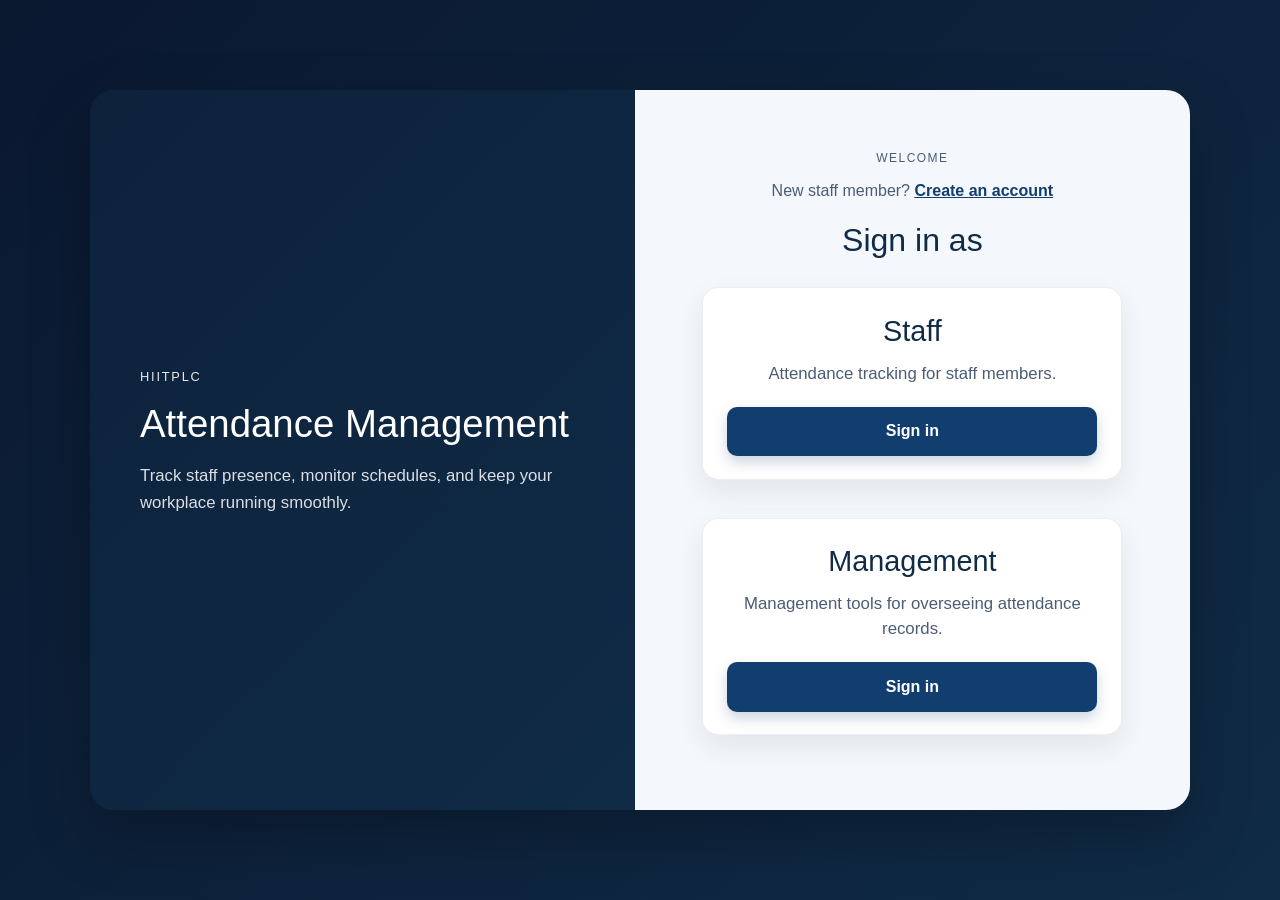
<file: index.html>
<!DOCTYPE html>
<html lang="en">
<head>
    <meta charset="UTF-8">
    <meta name="viewport" content="width=device-width, initial-scale=1.0">
    <title>Attendance Tracker</title>
    <link href="https://cdn.jsdelivr.net/npm/bootstrap@5.3.8/dist/css/bootstrap.min.css" rel="stylesheet" integrity="sha384-sRIl4kxILFvY47J16cr9ZwB07vP4J8+LH7qKQnuqkuIAvNWLzeN8tE5YBujZqJLB" crossorigin="anonymous">
    <link rel="stylesheet" href="style.css">
</head>
<body>
    <div class="split-layout">
        <aside class="image-panel">
            <div class="image-overlay"></div>
            <div class="image-content">
                <span class="eyebrow">HiiTPLC</span>
                <h1>Attendance Management</h1>
                <p>Track staff presence, monitor schedules, and keep your workplace running smoothly.</p>
            </div>
        </aside>

        <main class="content-panel">
            <div class="login-box">
                <p class="top-label">Welcome</p>
                <p class="signup-prompt">New staff member? <a href="signup.html">Create an account</a></p>
                <h2>Sign in as</h2>

                <section class="login-option">
                    <div class="card mb-3 mx-auto border-rounded">
                        <div class="card-body">
                            <h5 class="card-title">Staff</h5>
                            <p class="card-text">Attendance tracking for staff members.</p>
                            <a href="staff.html" class="btn btn-primary">Sign in</a>
                        </div>
                    </div>

                    <div class="card mb-3 mx-auto border-rounded">
                        <div class="card-body">
                            <h5 class="card-title">Management</h5>
                            <p class="card-text">Management tools for overseeing attendance records.</p>
                            <a href="management.html" class="btn btn-primary">Sign in</a>
                        </div>
                    </div>
                </section>
            </div>
        </main>
    </div>
    <script src="app.js"></script>
</body>
</html>
</file>
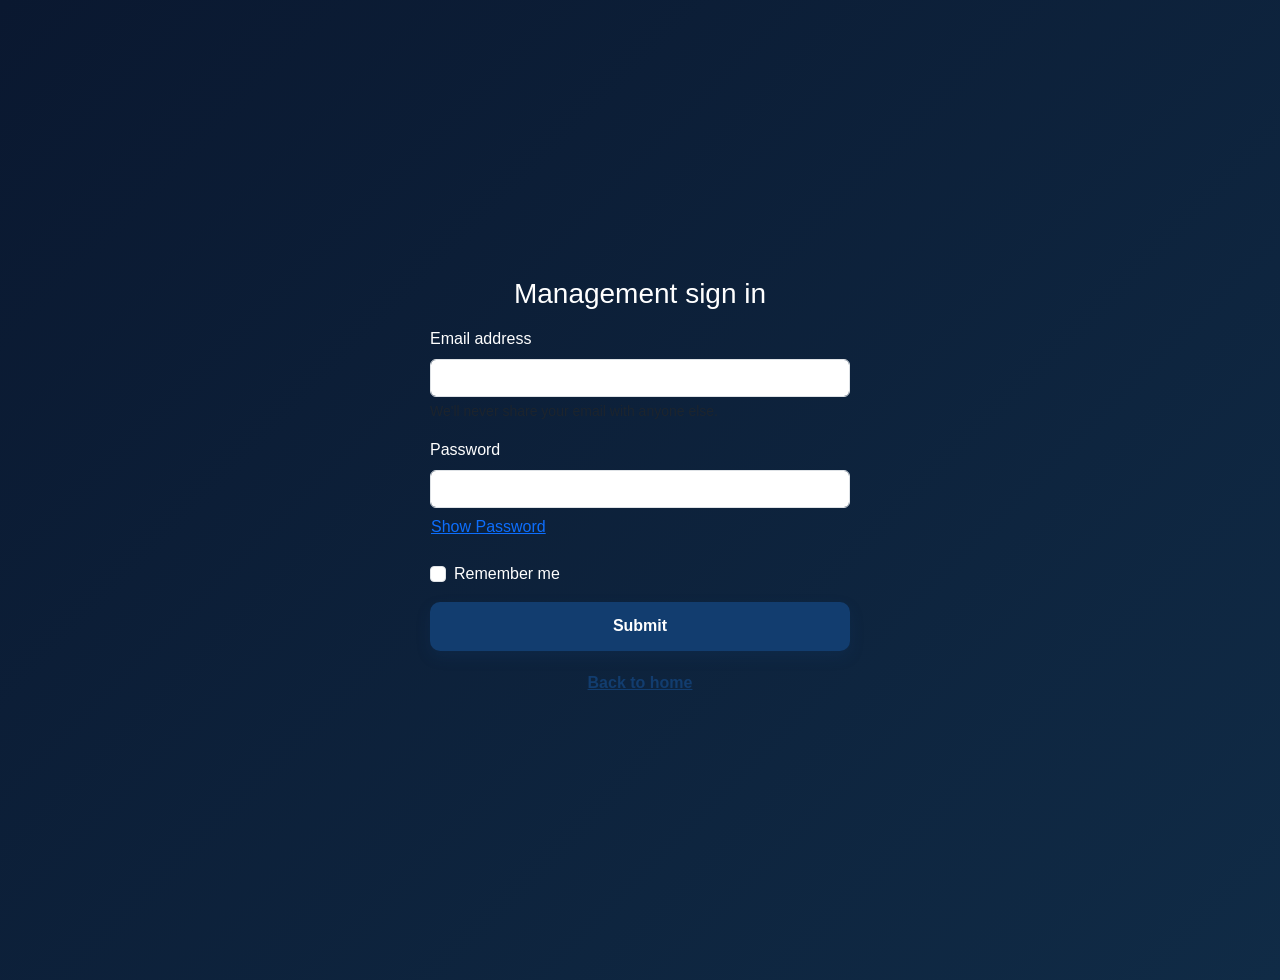
<file: management.html>
<!DOCTYPE html>
<html lang="en">
<head>
    <meta charset="UTF-8">
    <meta name="viewport" content="width=device-width, initial-scale=1.0">
    <title>Management Login</title>
    <link href="https://cdn.jsdelivr.net/npm/bootstrap@5.3.8/dist/css/bootstrap.min.css" rel="stylesheet" integrity="sha384-sRIl4kxILFvY47J16cr9ZwB07vP4J8+LH7qKQnuqkuIAvNWLzeN8tE5YBujZqJLB" crossorigin="anonymous">
    <link rel="stylesheet" href="style.css">
    
</head>
<body>
    <div class="container d-flex align-items-center justify-content-center min-vh-100">
        <div class="w-100" style="max-width:420px;">
        <h1 class="h3 mb-3 fw-normal text-center">Management sign in</h1>
            <form id="loginForm" data-role="management">
    <div class="mb-3">
        <label for="email" class="form-label">Email address</label>
        <input type="email" class="form-control" id="email" aria-describedby="emailHelp">
        <div id="emailHelp" class="form-text">We'll never share your email with anyone else.</div>
    </div>
    <div class="mb-3">
        <label for="password" class="form-label">Password</label>
        <input type="password" class="form-control" id="password">
        <button type="button" class="btn btn-link px-0" id="togglePassword" onclick="togglePasswordVisibility()">Show Password</button>
    </div>
    <div class="mb-3 form-check">
        <input type="checkbox" class="form-check-input" id="exampleCheck1">
        <label class="form-check-label" for="exampleCheck1">Remember me</label>
    </div>
    <button type="submit" class="btn btn-primary">Submit</button>
    <p id="loginMessage" class="signup-message" role="status" aria-live="polite"></p>
</form>
<p class="signup-note"><a href="index.html">Back to home</a></p>
        </div>
      </div>
    <script src="app.js"></script>
</body>
</html>
</file>
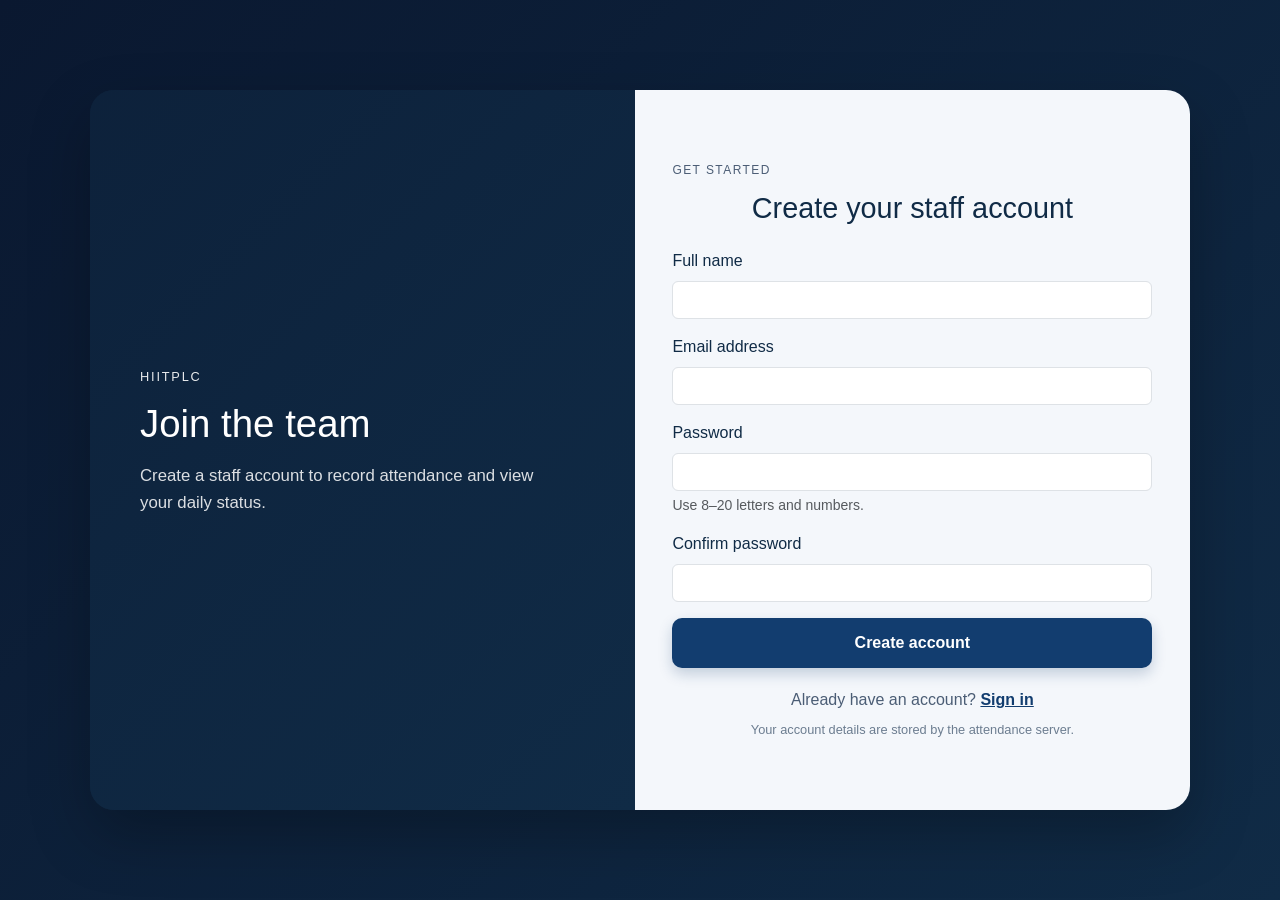
<file: signup.html>
<!DOCTYPE html>
<html lang="en">
<head>
    <meta charset="UTF-8">
    <meta name="viewport" content="width=device-width, initial-scale=1.0">
    <title>Staff Sign Up | Attendance Tracker</title>
    <link href="https://cdn.jsdelivr.net/npm/bootstrap@5.3.8/dist/css/bootstrap.min.css" rel="stylesheet" integrity="sha384-sRIl4kxILFvY47J16cr9ZwB07vP4J8+LH7qKQnuqkuIAvNWLzeN8tE5YBujZqJLB" crossorigin="anonymous">
    <link rel="stylesheet" href="style.css">
</head>
<body>
    <div class="split-layout">
        <aside class="image-panel">
            <div class="image-overlay"></div>
            <div class="image-content">
                <span class="eyebrow">HiiTPLC</span>
                <h1>Join the team</h1>
                <p>Create a staff account to record attendance and view your daily status.</p>
            </div>
        </aside>

        <main class="content-panel">
            <div class="signup-box">
                <p class="top-label">Get started</p>
                <h2>Create your staff account</h2>
                <form id="signupForm">
                    <div class="mb-3 text-start">
                        <label for="signupName" class="form-label">Full name</label>
                        <input type="text" class="form-control" id="signupName" autocomplete="name" required>
                    </div>
                    <div class="mb-3 text-start">
                        <label for="signupEmail" class="form-label">Email address</label>
                        <input type="email" class="form-control" id="signupEmail" autocomplete="email" required>
                    </div>
                    <div class="mb-3 text-start">
                        <label for="signupPassword" class="form-label">Password</label>
                        <input type="password" class="form-control" id="signupPassword" autocomplete="new-password" required>
                        <div class="form-text">Use 8–20 letters and numbers.</div>
                    </div>
                    <div class="mb-3 text-start">
                        <label for="confirmPassword" class="form-label">Confirm password</label>
                        <input type="password" class="form-control" id="confirmPassword" autocomplete="new-password" required>
                    </div>
                    <button type="submit" class="btn btn-primary">Create account</button>
                    <p id="signupMessage" class="signup-message" role="status" aria-live="polite"></p>
                </form>
                <p class="signup-note">Already have an account? <a href="staff.html">Sign in</a></p>
                <p class="signup-disclaimer">Your account details are stored by the attendance server.</p>
            </div>
        </main>
    </div>
    <script src="app.js"></script>
</body>
</html>
</file>
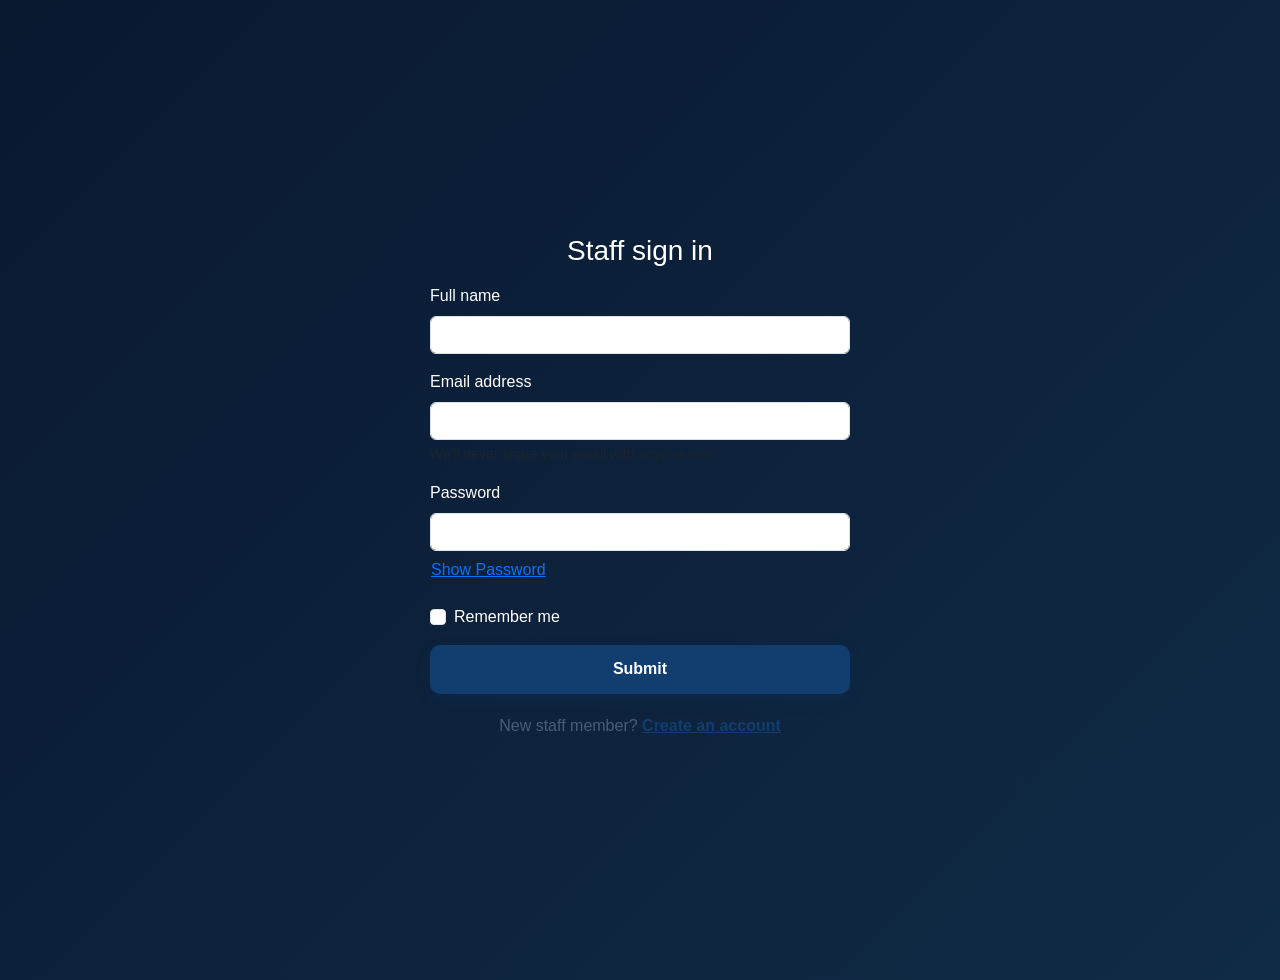
<file: staff.html>
<!DOCTYPE html>
<html lang="en">
<head>
    <meta charset="UTF-8">
    <meta name="viewport" content="width=device-width, initial-scale=1.0">
    <title>Staff Login</title>
    <link href="https://cdn.jsdelivr.net/npm/bootstrap@5.3.8/dist/css/bootstrap.min.css" rel="stylesheet" integrity="sha384-sRIl4kxILFvY47J16cr9ZwB07vP4J8+LH7qKQnuqkuIAvNWLzeN8tE5YBujZqJLB" crossorigin="anonymous">
    <link rel="stylesheet" href="style.css">
</head>
<body>
  <div class="container d-flex align-items-center justify-content-center min-vh-100">
    <div class="w-100" style="max-width:420px;">
      <h1 class="h3 mb-3 fw-normal text-center">Staff sign in</h1>
        <form id="loginForm" data-role="staff">
  <div class="mb-3">
    <label for="name" class="form-label">Full name</label>
    <input type="text" class="form-control" id="name" autocomplete="name" required>
  </div>
  <div class="mb-3">
    <label for="email" class="form-label">Email address</label>
    <input type="email" class="form-control" id="email" aria-describedby="emailHelp">
    <div id="emailHelp" class="form-text">We'll never share your email with anyone else.</div>
  </div>
  <div class="mb-3">
    <label for="password" class="form-label">Password</label>
    <input type="password" class="form-control" id="password">
    <button type="button" class="btn btn-link px-0" id="togglePassword" onclick="togglePasswordVisibility()">Show Password</button>
  </div>
  <div class="mb-3 form-check">
    <input type="checkbox" class="form-check-input" id="exampleCheck1">
    <label class="form-check-label" for="exampleCheck1">Remember me</label>
  </div>
  <button type="submit" class="btn btn-primary">Submit</button>
  <p id="loginMessage" class="signup-message" role="status" aria-live="polite"></p>
</form>
<p class="signup-note">New staff member? <a href="signup.html">Create an account</a></p>

    </div>
  </div>
  <script src="app.js"></script>
</body>
</html>
</file>
<file: style.css>
* {
    margin: 0;
    padding: 0;
    box-sizing: border-box;
}

html {
    scroll-behavior: smooth;
}

body {
    min-height: 100vh;
    display: flex;
    align-items: center;
    justify-content: center;
    font-family: Arial, sans-serif;
    background: linear-gradient(135deg, #0a1830 0%, #102b46 100%);
    color: #ffffff;
    padding: 40px;
}

.staff-dashboard-page {
    display: block;
    padding: 40px 20px;
    background: linear-gradient(135deg, #0a1830 0%, #102b46 100%);
}

.staff-dashboard {
    width: min(1100px, 94vw);
    margin: 0 auto;
    display: flex;
    flex-direction: column;
    gap: 20px;
}

.staff-dashboard-main {
    display: grid;
    gap: 22px;
}

.staff-dashboard .dashboard-links {
    display: flex;
    flex-wrap: wrap;
    gap: 12px;
    justify-content: center;
    align-items: center;
    padding: 12px 16px;
    border-radius: 14px;
    background: rgba(255, 255, 255, 0.06);
    border: 1px solid rgba(255, 255, 255, 0.08);
    backdrop-filter: blur(6px);
}

.staff-dashboard .dashboard-links a {
    color: #edf5ff;
    text-decoration: none;
    padding: 10px 14px;
    border-radius: 10px;
    font-size: 0.92rem;
    transition: background 0.2s ease, transform 0.2s ease;
}

.staff-dashboard .dashboard-links a:hover {
    background: rgba(255, 255, 255, 0.08);
    transform: translateY(-1px);
}

.staff-dashboard .container,
.staff-dashboard .check-in-button {
    background: #ffffff;
    color: #102b46;
    border: 1px solid rgba(16, 43, 70, 0.08);
    border-radius: 16px;
    box-shadow: 0 12px 28px rgba(9, 18, 32, 0.12);
    padding: 22px 24px;
    scroll-margin-top: 80px;
}

.management-dashboard-page {
    min-height: 100vh;
    background: #f4f7fb;
    color: #102b46;
    padding: 40px 20px;
}

.management-shell {
    max-width: 1120px;
    margin: 0 auto;
    display: flex;
    background: #ffffff;
    border: 1px solid rgba(16, 43, 70, 0.08);
    border-radius: 18px;
    overflow: hidden;
    box-shadow: 0 14px 32px rgba(16, 43, 70, 0.08);
}

.management-sidebar {
    width: 220px;
    background: #102b46;
    color: #ffffff;
    padding: 24px 18px;
}

.brand {
    font-size: 1.4rem;
    font-weight: 700;
    margin-bottom: 28px;
}

.sidebar-nav {
    display: flex;
    flex-direction: column;
    gap: 8px;
}

.sidebar-nav a {
    display: block;
    color: rgba(255, 255, 255, 0.75);
    text-decoration: none;
    padding: 10px 12px;
    border-radius: 8px;
}

.sidebar-nav a.active,
.sidebar-nav a:hover {
    background: rgba(255, 255, 255, 0.08);
    color: #ffffff;
}

.management-main {
    flex: 1;
    padding: 28px;
}

.management-header {
    display: flex;
    justify-content: space-between;
    align-items: center;
    gap: 18px;
    margin-bottom: 24px;
}

.mini-label {
    margin: 0 0 8px;
    color: #c17f28;
    font-size: 0.72rem;
    text-transform: uppercase;
    letter-spacing: 0.12em;
}

.management-header h1 {
    margin: 0;
    font-size: clamp(2rem, 3vw, 2.8rem);
    color: #102b46;
}

.logout-link {
    text-decoration: none;
    color: #102b46;
    font-weight: 700;
    padding: 10px 16px;
    border-radius: 10px;
    background: #f5f8fb;
    border: 1px solid rgba(16, 43, 70, 0.08);
}

.summary-row {
    display: grid;
    grid-template-columns: repeat(3, minmax(0, 1fr));
    gap: 18px;
    margin-bottom: 24px;
}

.summary-card {
    background: #f8fafc;
    border: 1px solid rgba(16, 43, 70, 0.06);
    border-radius: 14px;
    padding: 20px 18px;
}

.summary-card.accent {
    background: #123d6f;
    color: #ffffff;
}

.summary-card span {
    display: block;
    margin-bottom: 12px;
    font-size: 0.75rem;
    letter-spacing: 0.06em;
    text-transform: uppercase;
    opacity: 0.8;
}

.summary-card strong {
    display: block;
    font-size: 2.2rem;
    margin-bottom: 8px;
}

.summary-card small {
    opacity: 0.8;
}

.content-grid {
    display: grid;
    grid-template-columns: 1.7fr 1fr;
    gap: 20px;
}

.panel {
    background: #ffffff;
    border: 1px solid rgba(16, 43, 70, 0.08);
    border-radius: 14px;
    padding: 20px 18px;
}

.panel-title-row {
    display: flex;
    justify-content: space-between;
    align-items: center;
    gap: 12px;
    margin-bottom: 12px;
}

.panel-title-row h2 {
    margin: 0;
    font-size: 1.2rem;
    color: #102b46;
}

.panel-chip {
    background: #eaf9ef;
    color: #1b7b4a;
    padding: 6px 10px;
    border-radius: 999px;
    font-size: 0.72rem;
    font-weight: 700;
}

.panel table {
    width: 100%;
    border-collapse: collapse;
}

.panel th,
.panel td {
    text-align: left;
    padding: 12px 8px;
    border-bottom: 1px solid #edf3f8;
    color: #2e4663;
}

.panel th {
    color: #70829a;
    font-size: 0.75rem;
    letter-spacing: 0.06em;
    text-transform: uppercase;
}

.tag {
    display: inline-block;
    padding: 5px 10px;
    border-radius: 999px;
    font-size: 0.75rem;
    font-weight: 700;
}

.tag.green {
    background: #eaf9ef;
    color: #1a7b48;
}

.tag.yellow {
    background: #fff4dd;
    color: #a26510;
}

.tag.red {
    background: #fee7ea;
    color: #b53a49;
}

.info-list {
    margin: 0;
    padding-left: 18px;
    color: #4b5f78;
    line-height: 2;
}

.management-accounts-panel {
    margin-top: 20px;
}

.management-accounts-help {
    color: #5e7085;
    line-height: 1.6;
}

.management-accounts-form {
    display: grid;
    grid-template-columns: repeat(3, minmax(0, 1fr)) auto;
    align-items: end;
    gap: 14px;
    margin: 20px 0 12px;
}

.management-accounts-form label {
    display: block;
    margin-bottom: 6px;
    color: #2e4663;
    font-size: 0.85rem;
    font-weight: 700;
}

.management-accounts-form input {
    width: 100%;
    min-height: 42px;
    padding: 8px 10px;
    border: 1px solid #cbd6e2;
    border-radius: 8px;
    color: #102b46;
    font: inherit;
}

.management-account-button {
    min-height: 40px;
    padding: 8px 12px;
    border: 0;
    border-radius: 8px;
    background: #123d6f;
    color: #ffffff;
    font: inherit;
    font-weight: 700;
    cursor: pointer;
}

.management-account-button.danger {
    background: #a83242;
}

.management-account-button:disabled {
    cursor: wait;
    opacity: 0.65;
}

.management-accounts-table {
    overflow-x: auto;
}

@media (max-width: 820px) {
    .management-shell {
        display: block;
    }

    .management-sidebar {
        width: 100%;
    }

    .sidebar-nav {
        flex-direction: row;
        flex-wrap: wrap;
    }

    .summary-row,
    .content-grid {
        grid-template-columns: 1fr;
    }

    .management-accounts-form {
        grid-template-columns: 1fr;
    }
}

.staff-dashboard .container h1,
.staff-dashboard .check-in-button h1 {
    margin-bottom: 10px;
    font-size: clamp(1.5rem, 2vw, 2.1rem);
    color: #102b46;
}

.staff-dashboard .container p,
.staff-dashboard .check-in-button p {
    color: #536782;
    line-height: 1.6;
}

.staff-dashboard .check-in-button {
    background: linear-gradient(135deg, #f9fbff 0%, #edf5ff 100%);
}

.staff-dashboard table {
    width: 100%;
    margin-top: 16px;
    border-collapse: collapse;
    overflow: hidden;
    border-radius: 12px;
}

.staff-dashboard th,
.staff-dashboard td {
    padding: 12px 14px;
    text-align: left;
    border-bottom: 1px solid #e9eef5;
    color: #2e4663;
}

.staff-dashboard th {
    background: #f3f7fb;
    color: #123d6f;
    font-size: 0.8rem;
    letter-spacing: 0.04em;
    text-transform: uppercase;
}

.staff-dashboard tbody tr:hover {
    background: #f8fbff;
}

.staff-dashboard button {
    margin-top: 14px;
    background: #123d6f;
    border: none;
    color: #ffffff;
    padding: 12px 18px;
    border-radius: 10px;
    font-weight: 700;
    cursor: pointer;
    transition: transform 0.2s ease, box-shadow 0.2s ease;
}

.staff-dashboard button:hover {
    transform: translateY(-1px);
    box-shadow: 0 8px 16px rgba(18, 61, 111, 0.18);
}

.split-layout {
    width: min(1100px, 90vw);
    min-height: 80vh;
    display: flex;
    overflow: hidden;
    border-radius: 24px;
    box-shadow: 0 25px 60px rgba(0, 0, 0, 0.25);
    background: #102b46;
}

.image-panel {
    position: relative;
    flex: 1.1;
    background-image: url('https://images.unsplash.com/photo-1522202176988-66273c2fd55f?auto=format&fit=crop&w=1200&q=80');
    background-size: cover;
    background-position: center;
}

.image-overlay {
    position: absolute;
    inset: 0;
    background: linear-gradient(135deg, rgba(10, 24, 48, 0.5), rgba(16, 43, 70, 0.7));
}

.image-content {
    position: relative;
    z-index: 1;
    height: 100%;
    display: flex;
    flex-direction: column;
    justify-content: center;
    padding: 60px 50px;
}

.eyebrow {
    font-size: 0.8rem;
    letter-spacing: 0.14em;
    text-transform: uppercase;
    opacity: 0.9;
    margin-bottom: 16px;
}

.image-content h1 {
    font-size: clamp(2.4rem, 3vw, 4rem);
    line-height: 1.1;
    margin-bottom: 18px;
    color: #ffffff;
}

.image-content p {
    max-width: 420px;
    line-height: 1.6;
    color: rgba(255, 255, 255, 0.85);
    font-size: 1.05rem;
}

.content-panel {
    flex: 1;
    display: flex;
    align-items: center;
    justify-content: center;
    background: #f4f7fb;
    padding: 40px 30px;
}

.login-box {
    width: min(100%, 480px);
    text-align: center;
}

.signup-box {
    width: min(100%, 480px);
    color: #102b46;
}

.signup-box h2 {
    color: #102b46;
    font-size: clamp(1.8rem, 2vw, 2.5rem);
    margin-bottom: 24px;
    text-align: center;
}

.signup-prompt,
.signup-note {
    color: #4b5d75;
    margin-bottom: 18px;
    text-align: center;
}

.signup-prompt a,
.signup-note a,
.signup-message a {
    color: #123d6f;
    font-weight: 700;
}

.signup-message {
    color: #123d6f;
    margin: 14px 0 0;
    text-align: center;
}

.signup-note {
    margin: 20px 0 8px;
}

.signup-disclaimer {
    color: #6c7d90;
    font-size: 0.8rem;
    margin: 0;
    text-align: center;
}

.top-label {
    color: #4b5d75;
    text-transform: uppercase;
    letter-spacing: 0.12em;
    font-size: 0.75rem;
    margin-bottom: 12px;
}

.login-box h2 {
    color: #102b46;
    font-size: clamp(2rem, 2vw, 3rem);
    margin-bottom: 28px;
}

.login-option {
    display: flex;
    flex-direction: column;
    gap: 22px;
}

.card {
    background: #ffffff;
    border: 1px solid rgba(17, 43, 70, 0.08);
    border-radius: 16px;
    box-shadow: 0 12px 28px rgba(16, 43, 70, 0.08);
    color: #102b46;
    width: 100% !important;
    max-width: 420px;
    margin: 0 auto;
}

.card-body {
    padding: 1.6rem 1.5rem 1.4rem;
}

.card-title {
    font-size: 1.8rem;
    margin-bottom: 0.75rem;
    color: #102b46;
}

.card-text {
    color: #4b5d75;
    font-size: 1.05rem;
    line-height: 1.5;
    margin-bottom: 1.3rem;
}

.btn-primary {
    background-color: #123d6f;
    border: none;
    padding: 0.8rem 1.5rem;
    border-radius: 10px;
    color: #ffffff;
    text-decoration: none;
    font-weight: 700;
    transition: all 0.2s ease-in-out;
    box-shadow: 0 6px 14px rgba(18, 61, 111, 0.22);
    width: 100%;
    display: inline-block;
}

.btn-primary:hover,
.btn-primary:focus,
.btn-primary:active {
    background-color: #0d2f56;
    border: none;
    color: #ffffff;
    box-shadow: 0 8px 18px rgba(18, 61, 111, 0.3);
}

@media (max-width: 850px) {
    body {
        padding: 20px;
    }

    .split-layout {
        flex-direction: column;
        min-height: auto;
    }

    .image-panel {
        min-height: 300px;
    }

    .content-panel {
        padding: 30px 20px;
    }

}

/* Staff dashboard */
.dashboard-layout {
    min-height: 100vh;
    display: flex;
    background: #f4f7fb;
    color: #102b46;
}

.dashboard-layout .sidebar {
    width: 260px;
    flex: 0 0 260px;
    display: flex;
    flex-direction: column;
    padding: 30px 18px 22px;
    background: #102b46;
    color: #ffffff;
}

.sidebar-brand {
    display: flex;
    align-items: center;
    justify-content: center;
    padding: 0 14px 34px;
}

.brand-mark,
.profile-avatar {
    display: grid;
    place-items: center;
    border-radius: 10px;
    font-weight: 700;
}

.brand-mark {
    width: auto;
    height: 52px;
    padding: 0 16px;
    border: 2px solid #ffffff;
    background: transparent;
    color: #ffffff;
    font-size: 1.35rem;
    letter-spacing: 0.02em;
}

.sidebar-section-label {
    padding: 0 14px 10px;
    color: rgba(255, 255, 255, 0.5);
    font-size: 0.68rem;
    font-weight: 700;
    letter-spacing: 0.12em;
    text-transform: uppercase;
}

.sidebar-nav,
.sidebar-footer {
    list-style: none;
}

.sidebar-nav a,
.sidebar-footer a {
    display: flex;
    align-items: center;
    gap: 13px;
    min-height: 48px;
    padding: 0 14px;
    border-radius: 8px;
    color: rgba(255, 255, 255, 0.72);
    text-decoration: none;
    font-size: 0.9rem;
    transition: background 0.2s ease, color 0.2s ease;
}

.sidebar-nav a:hover,
.sidebar-nav a:focus,
.sidebar-nav a.active,
.sidebar-footer a:hover,
.sidebar-footer a:focus {
    background: rgba(255, 255, 255, 0.12);
    color: #ffffff;
}

.sidebar-nav a.active {
    box-shadow: inset 3px 0 #e0a458;
}

.nav-icon {
    width: 20px;
    color: #e0a458;
    font-size: 1.1rem;
    text-align: center;
}

.sidebar-footer {
    margin-top: auto;
    padding-top: 20px;
    border-top: 1px solid rgba(255, 255, 255, 0.12);
}

.dashboard-main {
    width: min(1180px, 100%);
    margin: 0 auto;
    padding: 52px clamp(24px, 5vw, 72px);
}

.dashboard-header,
.panel-heading {
    display: flex;
    align-items: flex-start;
    justify-content: space-between;
    gap: 24px;
}

.dashboard-header .eyebrow,
.panel-heading .eyebrow {
    margin-bottom: 10px;
    color: #c17f28;
}

.dashboard-header h1 {
    margin-bottom: 10px;
    color: #102b46;
    font-size: clamp(1.8rem, 3vw, 2.7rem);
}

.dashboard-welcome {
    color: #5e7085;
}

.profile-chip {
    display: flex;
    align-items: center;
    gap: 10px;
    color: #4b5d75;
    font-size: 0.9rem;
    white-space: nowrap;
}

.profile-avatar {
    width: 38px;
    height: 38px;
    background: #dce8f3;
    color: #123d6f;
}

.dashboard-overview {
    display: grid;
    grid-template-columns: repeat(3, 1fr);
    gap: 18px;
    margin: 42px 0 24px;
}

.overview-card,
.dashboard-panel {
    background: #ffffff;
    border: 1px solid rgba(17, 43, 70, 0.08);
    border-radius: 10px;
    box-shadow: 0 12px 28px rgba(16, 43, 70, 0.06);
}

.overview-card {
    display: flex;
    flex-direction: column;
    gap: 9px;
    padding: 24px;
}

.overview-label {
    color: #6c7d90;
    font-size: 0.8rem;
    font-weight: 700;
    text-transform: uppercase;
    letter-spacing: 0.08em;
}

.overview-card strong {
    color: #123d6f;
    font-size: 1.65rem;
}

.overview-detail {
    color: #708095;
    font-size: 0.85rem;
}

.dashboard-panel {
    min-height: 260px;
    padding: 28px;
}

.attendance-actions {
    display: flex;
    align-items: center;
    justify-content: space-between;
    gap: 24px;
    margin-bottom: 24px;
    padding: 26px 28px;
    border-radius: 10px;
    background: #123d6f;
    color: #ffffff;
    box-shadow: 0 12px 28px rgba(16, 43, 70, 0.12);
}

.attendance-actions .eyebrow {
    margin-bottom: 8px;
    color: #f0c27d;
}

.attendance-actions h2 {
    margin-bottom: 7px;
    font-size: 1.3rem;
}

.attendance-actions p:last-child {
    color: rgba(255, 255, 255, 0.72);
    font-size: 0.88rem;
}

.attendance-buttons {
    display: flex;
    flex-shrink: 0;
    gap: 10px;
}

.attendance-button {
    min-width: 112px;
    padding: 12px 16px;
    border: 1px solid transparent;
    border-radius: 7px;
    font: inherit;
    font-size: 0.85rem;
    font-weight: 700;
    cursor: pointer;
}

.check-in-button {
    background: #e0a458;
    color: #102b46;
}

.check-out-button {
    border-color: rgba(255, 255, 255, 0.35);
    background: transparent;
    color: #ffffff;
}

.attendance-button:disabled {
    cursor: not-allowed;
    opacity: 0.45;
}

.dashboard-section {
    min-height: auto;
    margin-top: 24px;
    scroll-margin-top: 24px;
}

.panel-heading h2 {
    color: #102b46;
    font-size: 1.3rem;
}

.panel-link {
    color: #c17f28;
    font-size: 0.85rem;
    font-weight: 700;
    text-decoration: none;
}

.empty-state {
    padding: 72px 0 20px;
    color: #7b8b9b;
    text-align: center;
}

.profile-details,
.setting-row {
    display: flex;
    align-items: center;
    gap: 14px;
    margin-top: 24px;
    color: #4b5d75;
}

.profile-details strong {
    display: block;
    margin-bottom: 4px;
    color: #102b46;
}

.profile-details p {
    font-size: 0.85rem;
}

.setting-row {
    justify-content: space-between;
    max-width: 420px;
    padding-top: 20px;
    border-top: 1px solid #e5ebf1;
}

.setting-row input {
    width: 18px;
    height: 18px;
    accent-color: #c17f28;
}

@media (max-width: 700px) {
    .dashboard-layout {
        display: block;
    }

    .dashboard-layout .sidebar {
        width: 100%;
        padding: 16px;
    }

    .sidebar-brand {
        padding: 0 6px 16px;
    }

    .sidebar-section-label,
    .sidebar-footer {
        display: none;
    }

    .sidebar-nav {
        display: grid;
        grid-template-columns: repeat(4, 1fr);
        gap: 4px;
    }

    .sidebar-nav a {
        min-height: 54px;
        flex-direction: column;
        justify-content: center;
        gap: 3px;
        padding: 6px 4px;
        font-size: 0.7rem;
        text-align: center;
    }

    .dashboard-main {
        padding: 32px 18px;
    }

    .dashboard-header {
        flex-direction: column;
    }

    .attendance-actions {
        align-items: stretch;
        flex-direction: column;
    }

    .attendance-buttons {
        width: 100%;
    }

    .attendance-button {
        flex: 1;
    }

    .dashboard-overview {
        grid-template-columns: 1fr;
        margin-top: 28px;
    }
}
</file>
